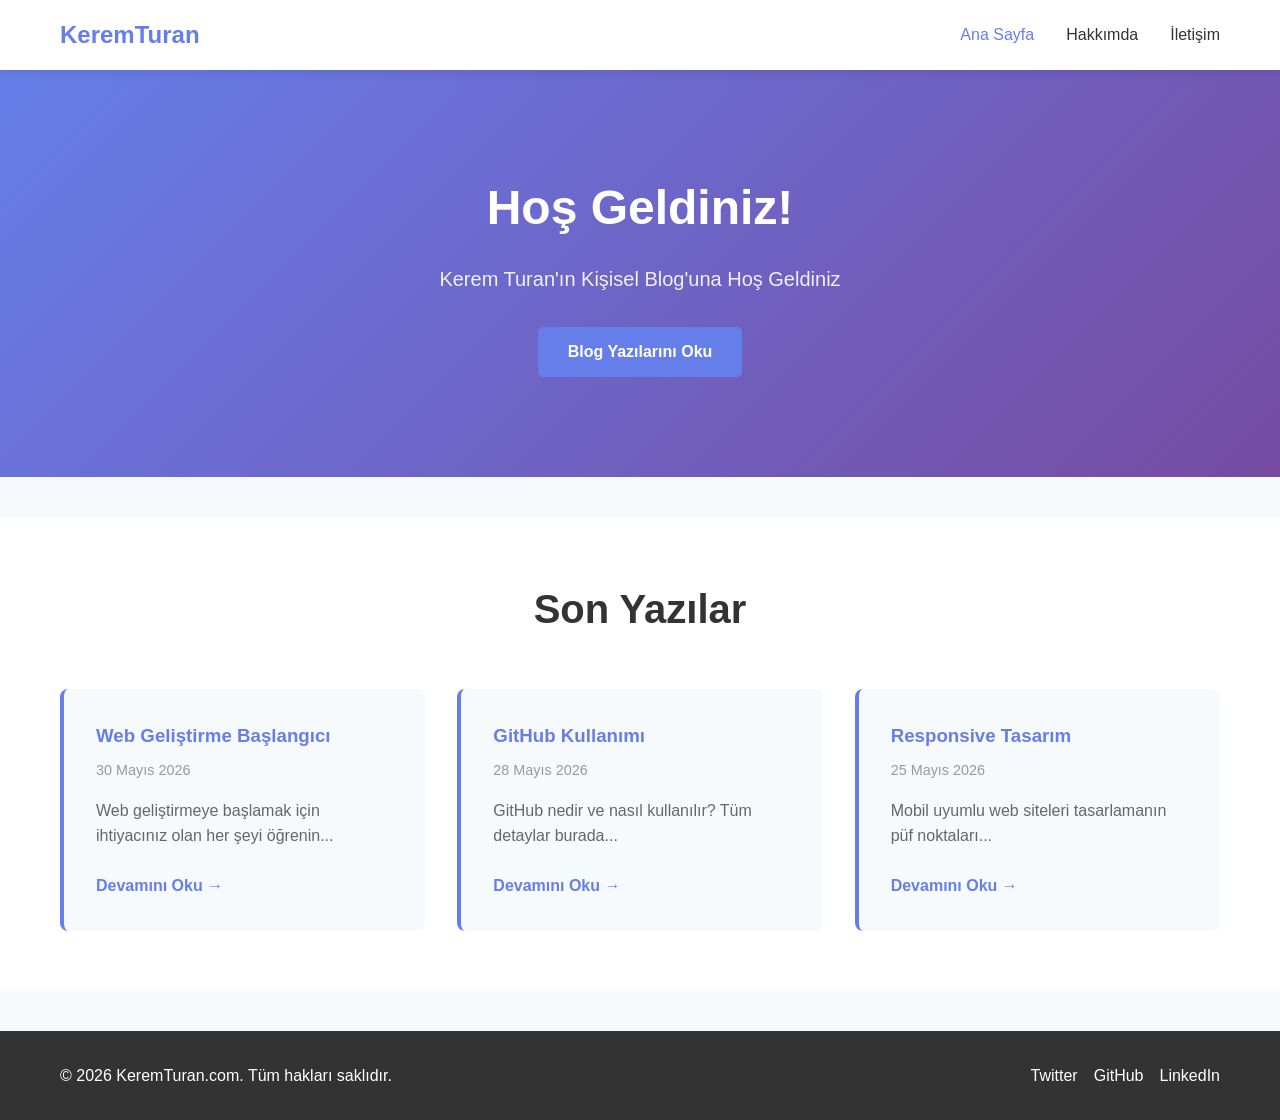
<file: index.html>
<!DOCTYPE html>
<html lang="tr">
<head>
    <meta charset="UTF-8">
    <meta name="viewport" content="width=device-width, initial-scale=1.0">
    <title>KeremTuran.com - Kişisel Blog</title>
    <link rel="stylesheet" href="style.css">
</head>
<body>
    <nav class="navbar">
        <div class="container">
            <div class="logo">KeremTuran</div>
            <ul class="nav-links">
                <li><a href="index.html" class="active">Ana Sayfa</a></li>
                <li><a href="about.html">Hakkımda</a></li>
                <li><a href="contact.html">İletişim</a></li>
            </ul>
        </div>
    </nav>

    <header class="hero">
        <div class="container">
            <h1>Hoş Geldiniz!</h1>
            <p>Kerem Turan'ın Kişisel Blog'una Hoş Geldiniz</p>
            <a href="#blog" class="btn">Blog Yazılarını Oku</a>
        </div>
    </header>

    <section id="blog" class="blog-section">
        <div class="container">
            <h2>Son Yazılar</h2>
            <div class="blog-grid">
                <article class="blog-card">
                    <h3>Web Geliştirme Başlangıcı</h3>
                    <p class="date">30 Mayıs 2026</p>
                    <p>Web geliştirmeye başlamak için ihtiyacınız olan her şeyi öğrenin...</p>
                    <a href="#" class="read-more">Devamını Oku →</a>
                </article>
                <article class="blog-card">
                    <h3>GitHub Kullanımı</h3>
                    <p class="date">28 Mayıs 2026</p>
                    <p>GitHub nedir ve nasıl kullanılır? Tüm detaylar burada...</p>
                    <a href="#" class="read-more">Devamını Oku →</a>
                </article>
                <article class="blog-card">
                    <h3>Responsive Tasarım</h3>
                    <p class="date">25 Mayıs 2026</p>
                    <p>Mobil uyumlu web siteleri tasarlamanın püf noktaları...</p>
                    <a href="#" class="read-more">Devamını Oku →</a>
                </article>
            </div>
        </div>
    </section>

    <footer class="footer">
        <div class="container">
            <p>&copy; 2026 KeremTuran.com. Tüm hakları saklıdır.</p>
            <div class="social-links">
                <a href="#">Twitter</a>
                <a href="#">GitHub</a>
                <a href="#">LinkedIn</a>
            </div>
        </div>
    </footer>

    <script src="script.js"></script>
</body>
</html>
</file>
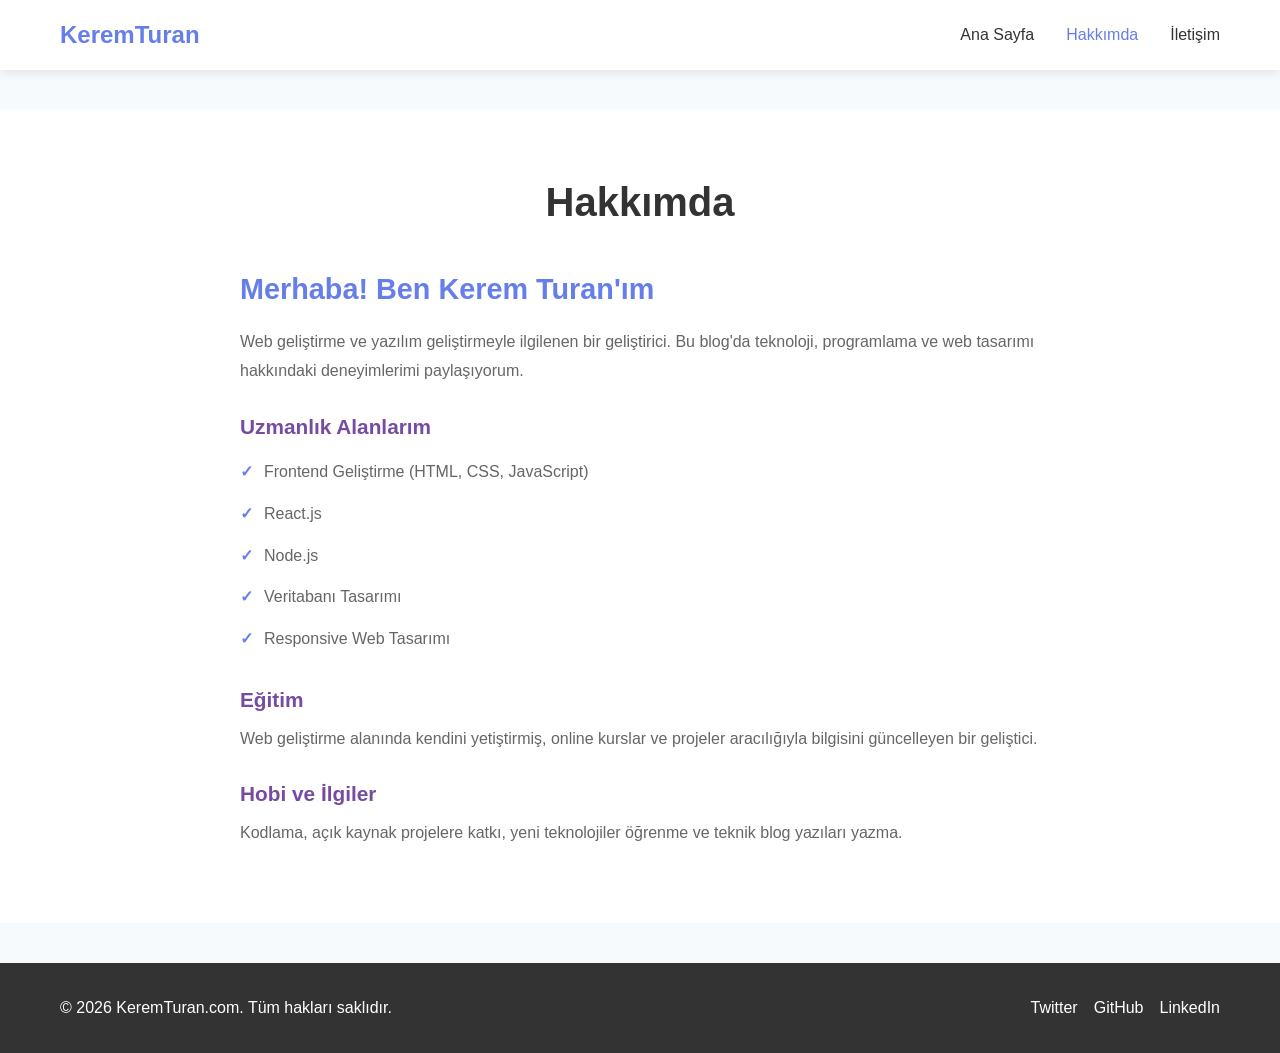
<file: about.html>
<!DOCTYPE html>
<html lang="tr">
<head>
    <meta charset="UTF-8">
    <meta name="viewport" content="width=device-width, initial-scale=1.0">
    <title>Hakkımda - KeremTuran.com</title>
    <link rel="stylesheet" href="style.css">
</head>
<body>
    <nav class="navbar">
        <div class="container">
            <div class="logo">KeremTuran</div>
            <ul class="nav-links">
                <li><a href="index.html">Ana Sayfa</a></li>
                <li><a href="about.html" class="active">Hakkımda</a></li>
                <li><a href="contact.html">İletişim</a></li>
            </ul>
        </div>
    </nav>

    <section class="about-section">
        <div class="container">
            <h1>Hakkımda</h1>
            
            <div class="about-content">
                <div class="about-text">
                    <h2>Merhaba! Ben Kerem Turan'ım</h2>
                    <p>Web geliştirme ve yazılım geliştirmeyle ilgilenen bir geliştirici. Bu blog'da teknoloji, programlama ve web tasarımı hakkındaki deneyimlerimi paylaşıyorum.</p>
                    
                    <h3>Uzmanlık Alanlarım</h3>
                    <ul class="skills-list">
                        <li>Frontend Geliştirme (HTML, CSS, JavaScript)</li>
                        <li>React.js</li>
                        <li>Node.js</li>
                        <li>Veritabanı Tasarımı</li>
                        <li>Responsive Web Tasarımı</li>
                    </ul>

                    <h3>Eğitim</h3>
                    <p>Web geliştirme alanında kendini yetiştirmiş, online kurslar ve projeler aracılığıyla bilgisini güncelleyen bir geliştici.</p>

                    <h3>Hobi ve İlgiler</h3>
                    <p>Kodlama, açık kaynak projelere katkı, yeni teknolojiler öğrenme ve teknik blog yazıları yazma.</p>
                </div>
            </div>
        </div>
    </section>

    <footer class="footer">
        <div class="container">
            <p>&copy; 2026 KeremTuran.com. Tüm hakları saklıdır.</p>
            <div class="social-links">
                <a href="#">Twitter</a>
                <a href="#">GitHub</a>
                <a href="#">LinkedIn</a>
            </div>
        </div>
    </footer>

    <script src="script.js"></script>
</body>
</html>
</file>
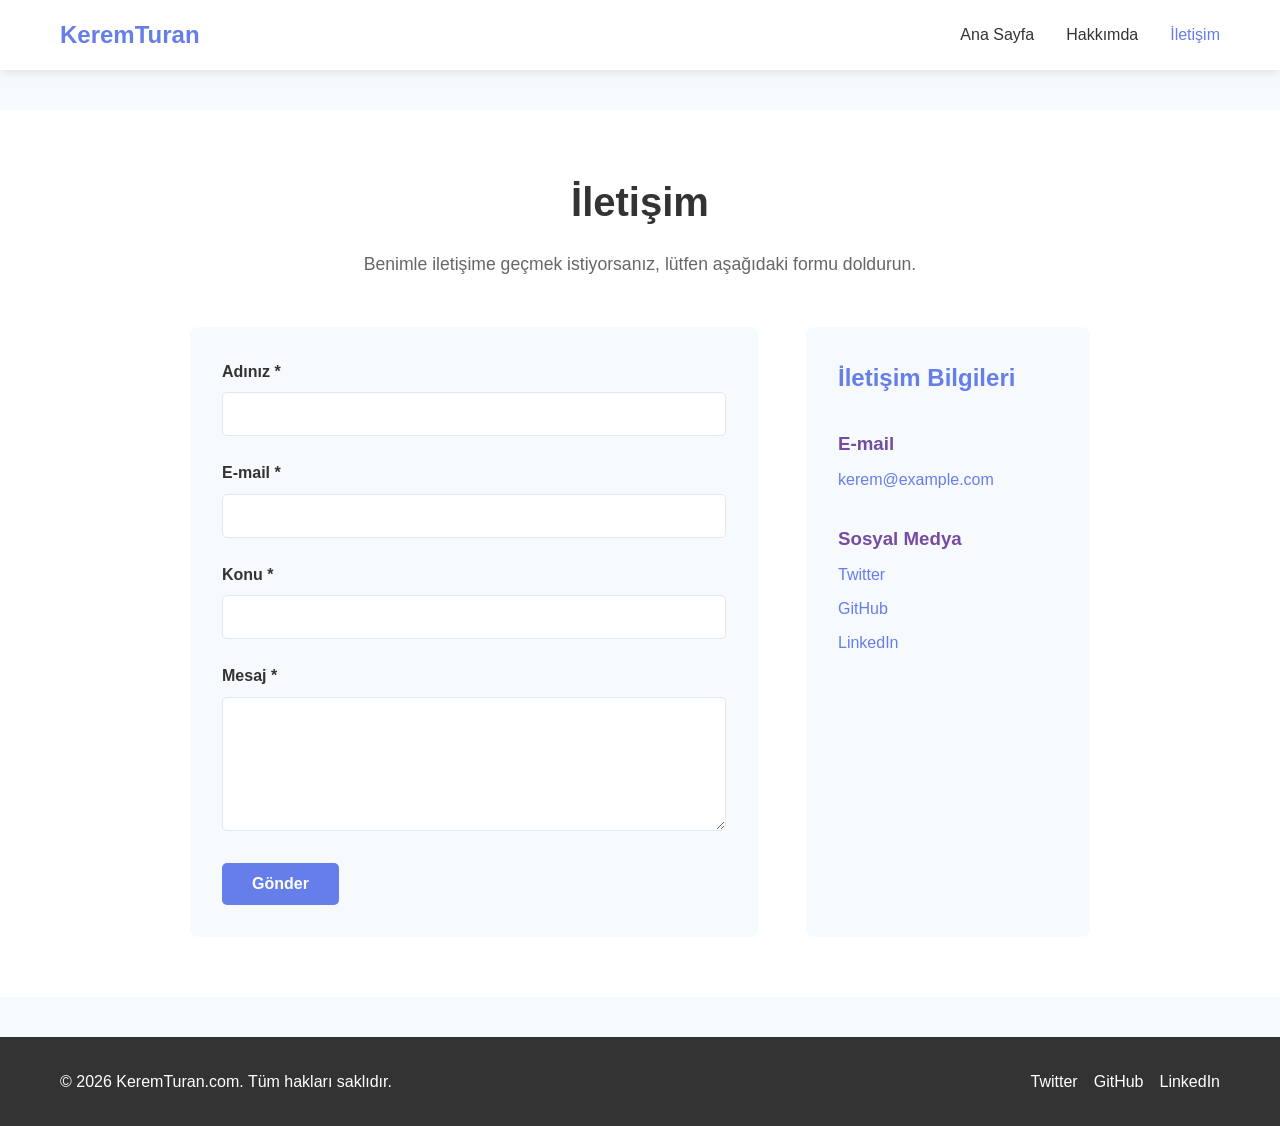
<file: contact.html>
<!DOCTYPE html>
<html lang="tr">
<head>
    <meta charset="UTF-8">
    <meta name="viewport" content="width=device-width, initial-scale=1.0">
    <title>İletişim - KeremTuran.com</title>
    <link rel="stylesheet" href="style.css">
</head>
<body>
    <nav class="navbar">
        <div class="container">
            <div class="logo">KeremTuran</div>
            <ul class="nav-links">
                <li><a href="index.html">Ana Sayfa</a></li>
                <li><a href="about.html">Hakkımda</a></li>
                <li><a href="contact.html" class="active">İletişim</a></li>
            </ul>
        </div>
    </nav>

    <section class="contact-section">
        <div class="container">
            <h1>İletişim</h1>
            <p class="contact-intro">Benimle iletişime geçmek istiyorsanız, lütfen aşağıdaki formu doldurun.</p>

            <div class="contact-wrapper">
                <form class="contact-form" id="contactForm">
                    <div class="form-group">
                        <label for="name">Adınız *</label>
                        <input type="text" id="name" name="name" required>
                    </div>

                    <div class="form-group">
                        <label for="email">E-mail *</label>
                        <input type="email" id="email" name="email" required>
                    </div>

                    <div class="form-group">
                        <label for="subject">Konu *</label>
                        <input type="text" id="subject" name="subject" required>
                    </div>

                    <div class="form-group">
                        <label for="message">Mesaj *</label>
                        <textarea id="message" name="message" rows="6" required></textarea>
                    </div>

                    <button type="submit" class="btn">Gönder</button>
                </form>

                <div class="contact-info">
                    <h2>İletişim Bilgileri</h2>
                    <div class="info-item">
                        <h3>E-mail</h3>
                        <p><a href="mailto:kerem@example.com">kerem@example.com</a></p>
                    </div>
                    <div class="info-item">
                        <h3>Sosyal Medya</h3>
                        <ul class="social-list">
                            <li><a href="#">Twitter</a></li>
                            <li><a href="#">GitHub</a></li>
                            <li><a href="#">LinkedIn</a></li>
                        </ul>
                    </div>
                </div>
            </div>
        </div>
    </section>

    <footer class="footer">
        <div class="container">
            <p>&copy; 2026 KeremTuran.com. Tüm hakları saklıdır.</p>
            <div class="social-links">
                <a href="#">Twitter</a>
                <a href="#">GitHub</a>
                <a href="#">LinkedIn</a>
            </div>
        </div>
    </footer>

    <script src="script.js"></script>
</body>
</html>
</file>
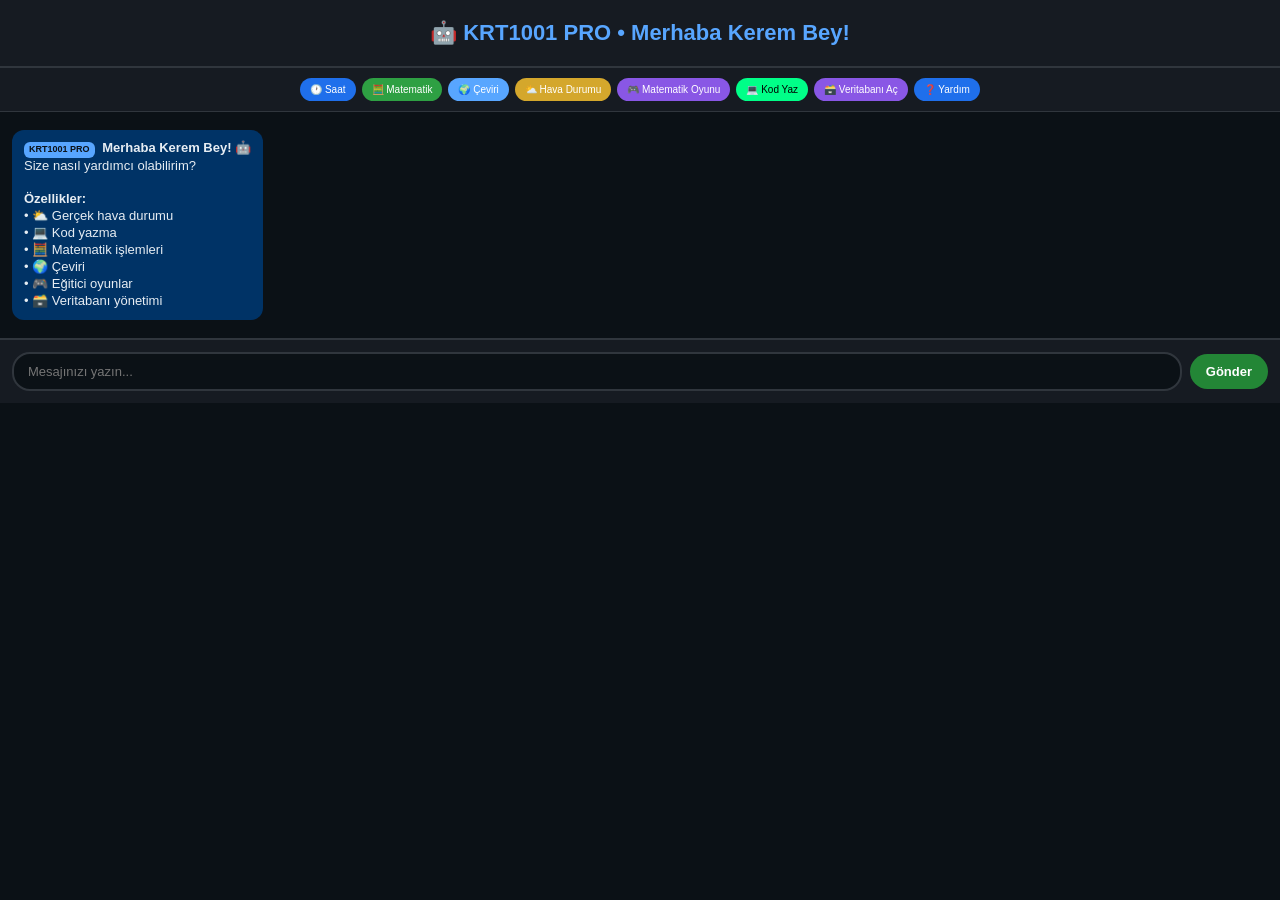
<file: krt1001-pro-max.html>
<!DOCTYPE html>
<html lang="tr">
<head>
    <meta charset="UTF-8">
    <meta name="viewport" content="width=device-width, initial-scale=1.0">
    <title>KRT1001 PRO • Akıllı Asistan</title>
    <style>
        :root {
            --primary-bg: #0b1116;
            --secondary-bg: #161b22;
            --accent-color: #58a6ff;
            --text-color: #e6edf3;
            --success-color: #238636;
            --error-color: #da3633;
            --db-color: #8957e5;
        }

        * {
            margin: 0;
            padding: 0;
            box-sizing: border-box;
        }

        body {
            background: var(--primary-bg);
            color: var(--text-color);
            font-family: -apple-system, BlinkMacSystemFont, 'Segoe UI', Arial, sans-serif;
            height: 100vh;
            display: flex;
            flex-direction: column;
        }

        /* MODAL STİLLERİ */
        .modal {
            display: none;
            position: fixed;
            top: 0;
            left: 0;
            width: 100%;
            height: 100%;
            background: rgba(0, 0, 0, 0.8);
            z-index: 1000;
            justify-content: center;
            align-items: center;
        }

        .modal-content {
            background: var(--secondary-bg);
            padding: 30px;
            border-radius: 20px;
            border: 1px solid #30363d;
            width: 90%;
            max-width: 500px;
            max-height: 80vh;
            overflow-y: auto;
        }

        .modal-header {
            display: flex;
            justify-content: space-between;
            align-items: center;
            margin-bottom: 20px;
            padding-bottom: 15px;
            border-bottom: 1px solid #30363d;
        }

        .modal-title {
            font-size: 20px;
            font-weight: bold;
            color: var(--accent-color);
        }

        .close-btn {
            background: none;
            border: none;
            color: #8b949e;
            font-size: 24px;
            cursor: pointer;
            padding: 5px;
        }

        .close-btn:hover {
            color: var(--error-color);
        }

        /* VERİTABANI TABLOSU */
        .db-table {
            width: 100%;
            border-collapse: collapse;
            margin: 15px 0;
            font-size: 12px;
        }

        .db-table th {
            background: var(--primary-bg);
            padding: 10px;
            text-align: left;
            border-bottom: 2px solid #30363d;
            color: var(--accent-color);
        }

        .db-table td {
            padding: 8px 10px;
            border-bottom: 1px solid #30363d;
        }

        .db-table tr:hover {
            background: rgba(255, 255, 255, 0.05);
        }

        .db-section {
            margin-bottom: 25px;
            padding: 15px;
            background: rgba(255, 255, 255, 0.03);
            border-radius: 10px;
        }

        .db-section-title {
            font-size: 16px;
            font-weight: bold;
            color: var(--accent-color);
            margin-bottom: 10px;
            display: flex;
            align-items: center;
            gap: 8px;
        }

        .empty-data {
            color: #8b949e;
            font-style: italic;
            padding: 20px;
            text-align: center;
            background: rgba(255, 255, 255, 0.02);
            border-radius: 8px;
        }

        /* ŞİFRE GİRİŞ MODALI */
        .password-input {
            width: 100%;
            padding: 12px 16px;
            background: var(--primary-bg);
            border: 1px solid #30363d;
            border-radius: 12px;
            color: var(--text-color);
            font-size: 14px;
            outline: none;
            margin: 15px 0;
            font-family: monospace;
            letter-spacing: 2px;
        }

        .password-input:focus {
            border-color: var(--accent-color);
        }

        .password-btn {
            width: 100%;
            padding: 14px;
            background: var(--success-color);
            color: white;
            border: none;
            border-radius: 12px;
            font-size: 16px;
            font-weight: bold;
            cursor: pointer;
            transition: all 0.3s;
        }

        .password-btn:hover {
            background: #2ea043;
            transform: translateY(-2px);
        }

        .password-error {
            color: var(--error-color);
            margin-top: 10px;
            font-size: 14px;
            display: none;
        }

        /* ANA UYGULAMA STİLLERİ */
        .header {
            background: var(--secondary-bg);
            padding: 20px;
            text-align: center;
            font-size: 22px;
            font-weight: bold;
            color: var(--accent-color);
            border-bottom: 2px solid #30363d;
        }

        .quick-actions {
            display: flex;
            gap: 6px;
            padding: 10px 12px;
            background: var(--secondary-bg);
            border-bottom: 1px solid #30363d;
            flex-wrap: wrap;
            justify-content: center;
        }

        .quick-btn {
            background: #1f6feb;
            color: white;
            border: none;
            padding: 6px 10px;
            border-radius: 12px;
            font-size: 10px;
            cursor: pointer;
            transition: all 0.3s;
        }

        .quick-btn:hover {
            background: #58a6ff;
            transform: translateY(-1px);
        }

        .weather-btn { background: #d4a72c; }
        .code-btn { background: #00ff88; color: #000; }
        .math-btn { background: #2ea043; }
        .translate-btn { background: #58a6ff; }
        .game-btn { background: #8957e5; }
        .db-btn { background: var(--db-color); }

        .chat-container {
            flex: 1;
            overflow-y: auto;
            padding: 12px;
            display: flex;
            flex-direction: column;
        }

        .message {
            max-width: 92%;
            padding: 10px 12px;
            margin: 6px 0;
            border-radius: 12px;
            line-height: 1.3;
            animation: fadeIn 0.3s ease-in;
            font-size: 13px;
        }

        @keyframes fadeIn {
            from { opacity: 0; transform: translateY(8px); }
            to { opacity: 1; transform: translateY(0); }
        }

        .user-message {
            background: #21262d;
            align-self: flex-end;
        }

        .bot-message {
            background: #003366;
            align-self: flex-start;
        }

        .typing-indicator {
            color: #8b949e;
            font-style: italic;
            padding: 10px 12px;
            align-self: flex-start;
            display: none;
            font-size: 12px;
        }

        .input-area {
            background: var(--secondary-bg);
            padding: 12px;
            border-top: 2px solid #30363d;
            display: flex;
            gap: 8px;
            align-items: center;
        }

        #messageInput {
            flex: 1;
            padding: 10px 14px;
            border-radius: 18px;
            border: 2px solid #30363d;
            background: var(--primary-bg);
            color: var(--text-color);
            font-size: 13px;
            outline: none;
        }

        #sendButton {
            background: var(--success-color);
            color: white;
            border: none;
            border-radius: 18px;
            padding: 10px 16px;
            font-weight: bold;
            cursor: pointer;
            min-width: 70px;
            font-size: 13px;
        }

        .feature-badge {
            display: inline-block;
            background: var(--accent-color);
            color: var(--primary-bg);
            padding: 2px 5px;
            border-radius: 6px;
            font-size: 9px;
            font-weight: bold;
            margin-right: 4px;
        }

        .weather-info {
            display: grid;
            grid-template-columns: repeat(2, 1fr);
            gap: 8px;
            margin-top: 10px;
        }

        .weather-item {
            background: rgba(255,255,255,0.1);
            padding: 8px;
            border-radius: 8px;
            text-align: center;
        }

        code {
            background: #1a1a1a;
            padding: 10px;
            border-radius: 8px;
            display: block;
            overflow-x: auto;
            margin: 10px 0;
            font-family: 'Courier New', monospace;
            font-size: 12px;
            color: #00ff88;
        }

        @media (max-width: 768px) {
            .message { max-width: 96%; }
            .header { font-size: 18px; padding: 15px; }
            .quick-btn { font-size: 9px; padding: 5px 8px; }
            .modal-content { padding: 20px; }
        }
    </style>
</head>
<body>
    <!-- ANA UYGULAMA -->
    <div id="mainApp">
        <div class="header">
            🤖 KRT1001 PRO • Merhaba Kerem Bey!
        </div>

        <div class="quick-actions">
            <button class="quick-btn" onclick="showTime()">🕐 Saat</button>
            <button class="quick-btn math-btn" onclick="calculate()">🧮 Matematik</button>
            <button class="quick-btn translate-btn" onclick="translate()">🌍 Çeviri</button>
            <button class="quick-btn weather-btn" onclick="askWeather()">⛅ Hava Durumu</button>
            <button class="quick-btn game-btn" onclick="mathGame()">🎮 Matematik Oyunu</button>
            <button class="quick-btn code-btn" onclick="askCode()">💻 Kod Yaz</button>
            <button class="quick-btn db-btn" onclick="openDatabase()">🗃️ Veritabanı Aç</button>
            <button class="quick-btn" onclick="showHelp()">❓ Yardım</button>
        </div>

        <div class="chat-container" id="chatContainer">
            <div class="bot-message message">
                <span class="feature-badge">KRT1001 PRO</span>
                <strong>Merhaba Kerem Bey! 🤖</strong><br>
                Size nasıl yardımcı olabilirim?<br><br>
                <strong>Özellikler:</strong><br>
                • ⛅ Gerçek hava durumu<br>
                • 💻 Kod yazma<br>
                • 🧮 Matematik işlemleri<br>
                • 🌍 Çeviri<br>
                • 🎮 Eğitici oyunlar<br>
                • 🗃️ Veritabanı yönetimi
            </div>
        </div>

        <div class="typing-indicator" id="typingIndicator">
            KRT1001 düşünüyor...
        </div>

        <div class="input-area">
            <input type="text" id="messageInput" placeholder="Mesajınızı yazın..." autocomplete="off">
            <button id="sendButton" onclick="processMessage()">Gönder</button>
        </div>
    </div>

    <!-- ŞİFRE GİRİŞ MODALI -->
    <div id="passwordModal" class="modal">
        <div class="modal-content">
            <div class="modal-header">
                <div class="modal-title">🔐 Veritabanı Şifresi Gerekli</div>
                <button class="close-btn" onclick="closePasswordModal()">×</button>
            </div>
            
            <p>Veritabanını görüntülemek için şifre girin:</p>
            
            <input type="password" 
                   id="dbPassword" 
                   class="password-input" 
                   placeholder="Şifreyi girin..." 
                   autocomplete="off">
            
            <button class="password-btn" onclick="checkDatabasePassword()">🔓 Veritabanını Aç</button>
            
            <div id="passwordError" class="password-error">
                ❌ Hatalı şifre! Lütfen tekrar deneyin.
            </div>
            
            <div style="margin-top: 20px; font-size: 12px; color: #8b949e;">
                💡 <strong>Veritabanı İçeriği:</strong><br>
                • Tüm mesaj geçmişiniz<br>
                • Hava durumu sorgularınız<br>
                • Yazdığınız kodlar<br>
                • İstatistikleriniz
            </div>
        </div>
    </div>

    <!-- VERİTABANI GÖRÜNTÜLEME MODALI -->
    <div id="databaseModal" class="modal">
        <div class="modal-content">
            <div class="modal-header">
                <div class="modal-title">🗃️ KRT1001 Veritabanı</div>
                <button class="close-btn" onclick="closeDatabaseModal()">×</button>
            </div>
            
            <div id="databaseContent">
                <!-- Veritabanı içeriği buraya yüklenecek -->
            </div>
        </div>
    </div>

    <script>
        // ==================== VERİTABANI SİSTEMİ ====================
        class Database {
            constructor() {
                this.dbName = 'krt1001_pro_max_db';
                this.init();
            }
            
            init() {
                if (!localStorage.getItem(this.dbName)) {
                    const initialData = {
                        users: {
                            'kerem_bey': {
                                name: 'Kerem Bey',
                                createdAt: new Date().toISOString(),
                                lastLogin: new Date().toISOString(),
                                messageCount: 0
                            }
                        },
                        messages: [],
                        weatherQueries: [],
                        codeHistory: [],
                        mathGames: [],
                        translations: [],
                        statistics: {
                            totalMessages: 0,
                            weatherQueries: 0,
                            codeRequests: 0,
                            mathProblems: 0,
                            gamesPlayed: 0
                        },
                        settings: {
                            lastUpdated: new Date().toISOString(),
                            version: '2.0'
                        }
                    };
                    localStorage.setItem(this.dbName, JSON.stringify(initialData));
                }
            }
            
            getDb() {
                return JSON.parse(localStorage.getItem(this.dbName));
            }
            
            saveDb(data) {
                localStorage.setItem(this.dbName, JSON.stringify(data));
            }
            
            // MESAJ KAYDETME
            saveMessage(text, sender) {
                const db = this.getDb();
                const message = {
                    id: Date.now(),
                    text: text,
                    sender: sender,
                    timestamp: new Date().toISOString(),
                    time: new Date().toLocaleTimeString('tr-TR'),
                    date: new Date().toLocaleDateString('tr-TR')
                };
                
                db.messages.push(message);
                db.statistics.totalMessages++;
                db.users.kerem_bey.messageCount++;
                db.users.kerem_bey.lastLogin = new Date().toISOString();
                db.settings.lastUpdated = new Date().toISOString();
                
                this.saveDb(db);
                return message;
            }
            
            getMessages() {
                const db = this.getDb();
                return db.messages.slice(-50); // Son 50 mesaj
            }
            
            getAllMessages() {
                const db = this.getDb();
                return db.messages;
            }
            
            // HAVA DURUMU KAYDI
            saveWeatherQuery(city, data) {
                const db = this.getDb();
                const query = {
                    id: Date.now(),
                    city: city,
                    temperature: data.main?.temp || null,
                    description: data.weather?.[0]?.description || null,
                    timestamp: new Date().toISOString(),
                    date: new Date().toLocaleDateString('tr-TR')
                };
                
                db.weatherQueries.push(query);
                db.statistics.weatherQueries++;
                this.saveDb(db);
            }
            
            getWeatherQueries() {
                const db = this.getDb();
                return db.weatherQueries.slice(-20); // Son 20 sorgu
            }
            
            // KOD GEÇMİŞİ
            saveCodeRequest(language, code) {
                const db = this.getDb();
                const codeReq = {
                    id: Date.now(),
                    language: language,
                    codePreview: code.substring(0, 100) + '...',
                    fullCode: code,
                    timestamp: new Date().toISOString()
                };
                
                db.codeHistory.push(codeReq);
                db.statistics.codeRequests++;
                this.saveDb(db);
            }
            
            getCodeHistory() {
                const db = this.getDb();
                return db.codeHistory.slice(-10); // Son 10 kod
            }
            
            // MATEMATİK OYUNU KAYDI
            saveMathGame(problem, userAnswer, correctAnswer) {
                const db = this.getDb();
                const game = {
                    id: Date.now(),
                    problem: problem,
                    userAnswer: userAnswer,
                    correctAnswer: correctAnswer,
                    isCorrect: userAnswer === correctAnswer,
                    timestamp: new Date().toISOString()
                };
                
                db.mathGames.push(game);
                db.statistics.gamesPlayed++;
                this.saveDb(db);
            }
            
            getMathGames() {
                const db = this.getDb();
                return db.mathGames.slice(-10); // Son 10 oyun
            }
            
            // ÇEVİRİ KAYDI
            saveTranslation(original, translated, language) {
                const db = this.getDb();
                const translation = {
                    id: Date.now(),
                    original: original,
                    translated: translated,
                    language: language,
                    timestamp: new Date().toISOString()
                };
                
                db.translations.push(translation);
                this.saveDb(db);
            }
            
            getTranslations() {
                const db = this.getDb();
                return db.translations.slice(-10); // Son 10 çeviri
            }
            
            // İSTATİSTİKLER
            getStatistics() {
                const db = this.getDb();
                return db.statistics;
            }
            
            getUserInfo() {
                const db = this.getDb();
                return db.users.kerem_bey;
            }
            
            // VERİTABANINI SIFIRLA
            resetDatabase() {
                if (confirm('Tüm veritabanını sıfırlamak istediğinize emin misiniz?\nBu işlem geri alınamaz!')) {
                    localStorage.removeItem(this.dbName);
                    this.init();
                    alert('✅ Veritabanı sıfırlandı!');
                    closeDatabaseModal();
                }
            }
            
            // VERİTABANINI YEDEKLE (İNDİR)
            backupDatabase() {
                const db = this.getDb();
                const dataStr = JSON.stringify(db, null, 2);
                const dataUri = 'data:application/json;charset=utf-8,'+ encodeURIComponent(dataStr);
                
                const exportFileDefaultName = `krt1001_backup_${new Date().toISOString().split('T')[0]}.json`;
                
                const linkElement = document.createElement('a');
                linkElement.setAttribute('href', dataUri);
                linkElement.setAttribute('download', exportFileDefaultName);
                linkElement.click();
                
                alert('✅ Veritabanı yedeklendi!');
            }
            
            // VERİTABANINI GERİ YÜKLE
            restoreDatabase(file) {
                const reader = new FileReader();
                reader.onload = function(e) {
                    try {
                        const data = JSON.parse(e.target.result);
                        localStorage.setItem('krt1001_pro_max_db', JSON.stringify(data));
                        alert('✅ Veritabanı geri yüklendi!');
                        closeDatabaseModal();
                    } catch (error) {
                        alert('❌ Geçersiz veritabanı dosyası!');
                    }
                };
                reader.readAsText(file);
            }
        }

        // Veritabanı örneği
        const database = new Database();

        // ==================== MODAL İŞLEMLERİ ====================
        function openDatabase() {
            document.getElementById('passwordModal').style.display = 'flex';
            document.getElementById('dbPassword').focus();
        }

        function closePasswordModal() {
            document.getElementById('passwordModal').style.display = 'none';
            document.getElementById('dbPassword').value = '';
            document.getElementById('passwordError').style.display = 'none';
        }

        function closeDatabaseModal() {
            document.getElementById('databaseModal').style.display = 'none';
        }

        // ŞİFRE KONTROLÜ
        function checkDatabasePassword() {
            const password = document.getElementById('dbPassword').value;
            const errorElement = document.getElementById('passwordError');
            
            // DOĞRU ŞİFRE: 1840
            if (password === '1840') {
                errorElement.style.display = 'none';
                closePasswordModal();
                showDatabaseContent();
            } else {
                errorElement.style.display = 'block';
                document.getElementById('dbPassword').value = '';
                document.getElementById('dbPassword').focus();
            }
        }

        // VERİTABANI İÇERİĞİNİ GÖSTER
        function showDatabaseContent() {
            const dbContent = document.getElementById('databaseContent');
            
            let html = `
                <div style="margin-bottom: 20px; display: flex; gap: 10px;">
                    <button onclick="refreshDatabase()" style="padding: 8px 15px; background: #1f6feb; color: white; border: none; border-radius: 8px; cursor: pointer;">
                        🔄 Yenile
                    </button>
                    <button onclick="database.backupDatabase()" style="padding: 8px 15px; background: #00d4aa; color: black; border: none; border-radius: 8px; cursor: pointer;">
                        💾 Yedekle
                    </button>
                    <button onclick="database.resetDatabase()" style="padding: 8px 15px; background: #da3633; color: white; border: none; border-radius: 8px; cursor: pointer;">
                        🗑️ Veritabanını Sıfırla
                    </button>
                </div>
                
                <div style="margin-bottom: 15px; font-size: 12px; color: #8b949e;">
                    📊 Toplam kayıt sayısı: ${database.getAllMessages().length} mesaj
                </div>
            `;
            
            // 1. KULLANICI BİLGİLERİ
            const userInfo = database.getUserInfo();
            html += `
                <div class="db-section">
                    <div class="db-section-title">👤 Kullanıcı Bilgileri</div>
                    <table class="db-table">
                        <tr><td style="width: 150px;">Ad Soyad</td><td>${userInfo.name}</td></tr>
                        <tr><td>Son Giriş</td><td>${new Date(userInfo.lastLogin).toLocaleString('tr-TR')}</td></tr>
                        <tr><td>Toplam Mesaj</td><td>${userInfo.messageCount}</td></tr>
                        <tr><td>Kayıt Tarihi</td><td>${new Date(userInfo.createdAt).toLocaleDateString('tr-TR')}</td></tr>
                    </table>
                </div>
            `;
            
            // 2. İSTATİSTİKLER
            const stats = database.getStatistics();
            html += `
                <div class="db-section">
                    <div class="db-section-title">📊 İstatistikler</div>
                    <table class="db-table">
                        <tr><td>Toplam Mesaj</td><td>${stats.totalMessages}</td></tr>
                        <tr><td>Hava Durumu Sorgusu</td><td>${stats.weatherQueries}</td></tr>
                        <tr><td>Kod Yazma İsteği</td><td>${stats.codeRequests}</td></tr>
                        <tr><td>Matematik Problemi</td><td>${stats.mathProblems}</td></tr>
                        <tr><td>Oyun Oynanma</td><td>${stats.gamesPlayed}</td></tr>
                    </table>
                </div>
            `;
            
            // 3. MESAJ GEÇMİŞİ
            const messages = database.getMessages();
            html += `
                <div class="db-section">
                    <div class="db-section-title">💬 Son Mesajlar (${messages.length})</div>
            `;
            
            if (messages.length > 0) {
                html += `
                    <table class="db-table">
                        <thead>
                            <tr>
                                <th>Tarih/Saat</th>
                                <th>Gönderen</th>
                                <th>Mesaj</th>
                            </tr>
                        </thead>
                        <tbody>
                `;
                
                // Mesajları ters sırada göster (en yeni en üstte)
                messages.reverse().forEach(msg => {
                    const shortText = msg.text.length > 50 ? msg.text.substring(0, 50) + '...' : msg.text;
                    html += `
                        <tr>
                            <td>${msg.time}</td>
                            <td>${msg.sender === 'user' ? '👤 Siz' : '🤖 KRT1001'}</td>
                            <td title="${msg.text.replace(/"/g, '&quot;')}">${shortText}</td>
                        </tr>
                    `;
                });
                
                html += `</tbody></table>`;
            } else {
                html += `<div class="empty-data">Henüz mesaj bulunmuyor</div>`;
            }
            
            html += `</div>`;
            
            // 4. HAVA DURUMU SORGULARI
            const weatherQueries = database.getWeatherQueries();
            html += `
                <div class="db-section">
                    <div class="db-section-title">⛅ Hava Durumu Sorguları</div>
            `;
            
            if (weatherQueries.length > 0) {
                html += `
                    <table class="db-table">
                        <thead>
                            <tr>
                                <th>Tarih</th>
                                <th>Şehir</th>
                                <th>Sıcaklık</th>
                                <th>Durum</th>
                            </tr>
                        </thead>
                        <tbody>
                `;
                
                weatherQueries.reverse().forEach(query => {
                    html += `
                        <tr>
                            <td>${query.date}</td>
                            <td>${query.city}</td>
                            <td>${query.temperature ? query.temperature + '°C' : '-'}</td>
                            <td>${query.description || '-'}</td>
                        </tr>
                    `;
                });
                
                html += `</tbody></table>`;
            } else {
                html += `<div class="empty-data">Henüz hava durumu sorgusu bulunmuyor</div>`;
            }
            
            html += `</div>`;
            
            // 5. KOD GEÇMİŞİ
            const codeHistory = database.getCodeHistory();
            html += `
                <div class="db-section">
                    <div class="db-section-title">💻 Kod Geçmişi</div>
            `;
            
            if (codeHistory.length > 0) {
                html += `
                    <table class="db-table">
                        <thead>
                            <tr>
                                <th>Tarih</th>
                                <th>Dil</th>
                                <th>Kod Önizleme</th>
                            </tr>
                        </thead>
                        <tbody>
                `;
                
                codeHistory.reverse().forEach(code => {
                    html += `
                        <tr>
                            <td>${new Date(code.timestamp).toLocaleDateString('tr-TR')}</td>
                            <td>${code.language}</td>
                            <td title="${code.fullCode.replace(/"/g, '&quot;')}">${code.codePreview}</td>
                        </tr>
                    `;
                });
                
                html += `</tbody></table>`;
            } else {
                html += `<div class="empty-data">Henüz kod kaydı bulunmuyor</div>`;
            }
            
            html += `</div>`;
            
            // 6. MATEMATİK OYUNLARI
            const mathGames = database.getMathGames();
            html += `
                <div class="db-section">
                    <div class="db-section-title">🎮 Matematik Oyunları</div>
            `;
            
            if (mathGames.length > 0) {
                html += `
                    <table class="db-table">
                        <thead>
                            <tr>
                                <th>Problem</th>
                                <th>Sizin Cevabınız</th>
                                <th>Doğru Cevap</th>
                                <th>Durum</th>
                            </tr>
                        </thead>
                        <tbody>
                `;
                
                mathGames.reverse().forEach(game => {
                    html += `
                        <tr>
                            <td>${game.problem}</td>
                            <td>${game.userAnswer}</td>
                            <td>${game.correctAnswer}</td>
                            <td>${game.isCorrect ? '✅ Doğru' : '❌ Yanlış'}</td>
                        </tr>
                    `;
                });
                
                html += `</tbody></table>`;
            } else {
                html += `<div class="empty-data">Henüz oyun kaydı bulunmuyor</div>`;
            }
            
            html += `</div>`;
            
            // VERİTABANINI GERİ YÜKLEME ALANI
            html += `
                <div class="db-section">
                    <div class="db-section-title">🔄 Veritabanını Geri Yükle</div>
                    <input type="file" id="restoreFile" accept=".json" onchange="handleFileUpload(this)" 
                           style="width: 100%; padding: 10px; margin: 10px 0; background: var(--primary-bg); border: 1px solid #30363d; border-radius: 8px; color: var(--text-color);">
                    <div style="font-size: 12px; color: #8b949e; margin-top: 5px;">
                        💡 Daha önce yedeklediğiniz .json dosyasını seçin
                    </div>
                </div>
            `;
            
            dbContent.innerHTML = html;
            document.getElementById('databaseModal').style.display = 'flex';
        }

        function refreshDatabase() {
            showDatabaseContent();
        }

        function handleFileUpload(input) {
            const file = input.files[0];
            if (file) {
                database.restoreDatabase(file);
            }
        }

        // Enter tuşu ile şifre gönderme
        document.getElementById('dbPassword').addEventListener('keypress', function(e) {
            if (e.key === 'Enter') {
                checkDatabasePassword();
            }
        });

        // ==================== ANA UYGULAMA ====================
        const chatContainer = document.getElementById('chatContainer');
        const messageInput = document.getElementById('messageInput');
        const sendButton = document.getElementById('sendButton');
        const typingIndicator = document.getElementById('typingIndicator');
        const WEATHER_API_KEY = 'c96ec7589d5ac3111f9a64c7e427126a';
        
        // Oyun için global değişken
        let currentMathGame = null;

        // 1. MERHABA SİSTEMİ
        function handleGreeting(message) {
            const lowerMessage = message.toLowerCase();
            
            if (lowerMessage.includes('merhaba') || 
                lowerMessage.includes('selam') || 
                lowerMessage.includes('hey') || 
                lowerMessage.includes('hi') ||
                lowerMessage.includes('günaydın') ||
                lowerMessage.includes('iyi günler')) {
                
                const greetings = [
                    "Merhaba Kerem Bey! Size nasıl yardımcı olabilirim? 🤖",
                    "Selamlar Kerem Bey! Bugün sizin için neler yapabilirim? 🌟",
                    "Merhaba Kerem Bey! Hoş geldiniz, buyrun sizi dinliyorum! 🎯",
                    "Günaydın Kerem Bey! Size nasıl yardımcı olabilirim? ☀️",
                    "İyi günler Kerem Bey! Hangi konuda destek olmamı istersiniz? ✨"
                ];
                
                const response = greetings[Math.floor(Math.random() * greetings.length)];
                
                // Mesajı veritabanına kaydet
                database.saveMessage(message, 'user');
                database.saveMessage(response, 'bot');
                
                return {
                    text: response,
                    type: 'bot-message'
                };
            }
            return null;
        }

        // 2. SAAT GÖSTERME
        function showTime() {
            const now = new Date();
            const timeStr = now.toLocaleTimeString('tr-TR');
            const dateStr = now.toLocaleDateString('tr-TR', {
                weekday: 'long',
                year: 'numeric',
                month: 'long',
                day: 'numeric'
            });
            
            const response = `🕐 <strong>Saat:</strong> ${timeStr}<br>📅 <strong>Tarih:</strong> ${dateStr}`;
            addMessage(response, 'bot');
            database.saveMessage("Saat kaç?", 'user');
            database.saveMessage(response, 'bot');
        }

        // 3. MATEMATİK İŞLEMLERİ
        function calculate() {
            addMessage(`🧮 <strong>Matematik İşlemi</strong><br>Hangi işlemi yapmamı istiyorsunuz Kerem Bey?<br><br>Örnekler:<br>• "15 + 28"<br>• "50 * 3"<br>• "100 / 4"<br>• "45 - 18"`, 'bot');
        }

        function handleMath(message) {
            try {
                const mathExpr = message.replace(/[^\d+\-*/().]/g, '');
                if (!mathExpr) throw new Error('Matematik ifadesi bulunamadı');
                
                if (/[a-zA-Z`"'\\]/.test(mathExpr)) {
                    throw new Error('Geçersiz karakter');
                }
                
                const result = eval(mathExpr);
                
                const response = `🧮 <strong>Matematik Sonucu:</strong><br>${mathExpr} = <strong>${result}</strong>`;
                
                database.saveMessage(message, 'user');
                database.saveMessage(response, 'bot');
                
                return {
                    text: response,
                    type: 'bot-message'
                };
                
            } catch (error) {
                const errorResponse = `❌ <strong>Hata!</strong><br>Matematik işlemi anlaşılamadı.<br>Lütfen şu formatta yazın:<br>"15 + 28" veya "50 * 3"`;
                
                database.saveMessage(message, 'user');
                database.saveMessage(errorResponse, 'bot');
                
                return {
                    text: errorResponse,
                    type: 'bot-message'
                };
            }
        }

        // 4. GERÇEK HAVA DURUMU
        function askWeather() {
            addMessage(`⛅ <strong>Hava Durumu</strong><br>Hangi şehrin hava durumunu öğrenmek istiyorsunuz Kerem Bey?<br><br><em>Örnekler:</em><br>• "İstanbul hava durumu"<br>• "Ankara hava durumu"<br>• "İzmir hava durumu"`, 'bot');
        }

        async function getWeather(cityName) {
            try {
                showTyping();
                
                let city = cityName.trim();
                if (city.toLowerCase() === 'istanbul') city = 'Istanbul,TR';
                if (city.toLowerCase() === 'ankara') city = 'Ankara,TR';
                if (city.toLowerCase() === 'izmir') city = 'Izmir,TR';
                
                const response = await fetch(`https://api.openweathermap.org/data/2.5/weather?q=${encodeURIComponent(city)}&appid=${WEATHER_API_KEY}&units=metric&lang=tr`);
                
                if (!response.ok) {
                    throw new Error('Şehir bulunamadı');
                }
                
                const data = await response.json();
                
                // Veritabanına kaydet
                database.saveWeatherQuery(cityName, data);
                
                hideTyping();
                return formatWeatherResponse(data, cityName);
                
            } catch (error) {
                hideTyping();
                
                const errorResponse = {
                    text: `❌ <strong>Hata!</strong><br>"${cityName}" şehri bulunamadı.<br>Lütfen şehir adını kontrol edin.`,
                    type: 'bot-message'
                };
                
                database.saveMessage(`${cityName} hava durumu`, 'user');
                database.saveMessage(errorResponse.text, 'bot');
                
                return errorResponse;
            }
        }

        function formatWeatherResponse(data, originalCityName) {
            const temp = Math.round(data.main.temp);
            const feelsLike = Math.round(data.main.feels_like);
            const humidity = data.main.humidity;
            const windSpeed = Math.round(data.wind.speed * 3.6);
            const description = data.weather[0].description;
            
            const weatherIcons = {
                'Clear': '☀️', 'Clouds': '☁️', 'Rain': '🌧️',
                'Snow': '❄️', 'Thunderstorm': '⛈️', 'Drizzle': '🌦️',
                'Mist': '🌫️', 'Fog': '🌫️'
            };
            
            const icon = weatherIcons[data.weather[0].main] || '🌤️';
            
            const responseText = `
                ⛅ <strong>${data.name} - Hava Durumu</strong><br>
                ${icon} <strong>${temp}°C</strong> (Hissedilen: ${feelsLike}°C)<br>
                ${description}<br><br>
                
                <div class="weather-info">
                    <div class="weather-item">
                        <strong>💧 Nem</strong><br>
                        ${humidity}%
                    </div>
                    <div class="weather-item">
                        <strong>💨 Rüzgar</strong><br>
                        ${windSpeed} km/h
                    </div>
                    <div class="weather-item">
                        <strong>📊 Basınç</strong><br>
                        ${data.main.pressure} hPa
                    </div>
                    <div class="weather-item">
                        <strong>🌡️ Min/Max</strong><br>
                        ${Math.round(data.main.temp_min)}°/${Math.round(data.main.temp_max)}°C
                    </div>
                </div>
                
                <br><em>📍 ${new Date().toLocaleDateString('tr-TR')}</em>`;
            
            database.saveMessage(`${originalCityName} hava durumu`, 'user');
            database.saveMessage(responseText, 'bot');
            
            return {
                text: responseText,
                type: 'bot-message'
            };
        }

        // 5. KOD YAZMA SİSTEMİ
        function askCode() {
            addMessage(`💻 <strong>Kod Yazma</strong><br>Hangi dilde kod yazmamı istiyorsunuz Kerem Bey?<br><br><em>Örnekler:</em><br>• "Python fibonacci kodu"<br>• "JavaScript saat yap"<br>• "HTML/CSS kart tasarımı"`, 'bot');
        }

        function generateCode(message) {
            const lowerMessage = message.toLowerCase();
            
            let code, language, title;
            
            if (lowerMessage.includes('python') && lowerMessage.includes('fibonacci')) {
                language = 'Python';
                title = 'Fibonacci Dizisi';
                code = `# Fibonacci dizisi - Python
def fibonacci(n):
    """İlk n Fibonacci sayısını döndürür"""
    fib = [0, 1]
    for i in range(2, n):
        fib.append(fib[-1] + fib[-2])
    return fib[:n]

# Kullanım
n = 10
print(f"İlk {n} Fibonacci sayısı:")
print(fibonacci(n))`;
                
            } else if (lowerMessage.includes('javascript') && lowerMessage.includes('saat')) {
                language = 'JavaScript';
                title = 'Dijital Saat';
                code = `// Gerçek Zamanlı Saat - JavaScript
function createDigitalClock() {
    const clock = document.createElement('div');
    clock.style.cssText = \`
        font-family: 'Courier New', monospace;
        font-size: 48px;
        color: #00ff88;
        background: #000;
        padding: 20px;
        border-radius: 10px;
        text-align: center;
        margin: 20px;
    \`;
    
    function updateTime() {
        const now = new Date();
        const time = now.toLocaleTimeString('tr-TR');
        clock.textContent = time;
    }
    
    setInterval(updateTime, 1000);
    updateTime();
    
    document.body.appendChild(clock);
}

createDigitalClock();`;
                
            } else if ((lowerMessage.includes('html') || lowerMessage.includes('css')) && lowerMessage.includes('kart')) {
                language = 'HTML/CSS';
                title = 'Profil Kartı';
                code = `<!-- Modern Profil Kartı - HTML/CSS -->
<div class="profile-card">
    <div class="card-content">
        <img src="profile.jpg" alt="Profil" class="profile-img">
        <h2>Kerem Bey</h2>
        <p class="title">Yazılım Geliştirici</p>
        <p class="description">10+ yıllık deneyim</p>
        <div class="skills">
            <span class="skill">JavaScript</span>
            <span class="skill">Python</span>
            <span class="skill">React</span>
        </div>
    </div>
</div>

<style>
.profile-card {
    max-width: 300px;
    background: linear-gradient(135deg, #667eea 0%, #764ba2 100%);
    border-radius: 20px;
    padding: 30px;
    color: white;
    font-family: 'Segoe UI', sans-serif;
    box-shadow: 0 10px 30px rgba(0,0,0,0.2);
}
</style>`;
                
            } else {
                language = 'JavaScript';
                title = 'Örnek Kod';
                code = `// Örnek Kod - JavaScript
console.log("Merhaba Kerem Bey!");

function topla(a, b) {
    return a + b;
}

const sonuc = topla(15, 25);
console.log("Sonuç:", sonuc); // 40`;
            }
            
            // Veritabanına kaydet
            database.saveCodeRequest(language, code);
            
            const responseText = `💻 <strong>${language} - ${title}</strong><br><code>${code}</code>`;
            
            database.saveMessage(message, 'user');
            database.saveMessage(responseText, 'bot');
            
            return {
                text: responseText,
                type: 'bot-message'
            };
        }

        // 6. ÇEVİRİ SİSTEMİ
        function translate() {
            addMessage(`🌍 <strong>Çeviri</strong><br>Hangi çeviriyi yapmamı istiyorsunuz Kerem Bey?<br><br>Örnekler:<br>• "Merhaba ingilizce"<br>• "Thank you türkçe"<br>• "Guten tag ingilizce"`, 'bot');
        }

        function handleTranslation(message) {
            const translations = {
                'merhaba': { en: 'Hello', de: 'Hallo', fr: 'Bonjour', es: 'Hola' },
                'teşekkür ederim': { en: 'Thank you', de: 'Danke', fr: 'Merci', es: 'Gracias' },
                'nasılsın': { en: 'How are you', de: 'Wie geht es dir', fr: 'Comment vas-tu', es: '¿Cómo estás?' },
                'günaydın': { en: 'Good morning', de: 'Guten Morgen', fr: 'Bonjour', es: 'Buenos días' },
                'iyi geceler': { en: 'Good night', de: 'Gute Nacht', fr: 'Bonne nuit', es: 'Buenas noches' },
                'evet': { en: 'Yes', de: 'Ja', fr: 'Oui', es: 'Sí' },
                'hayır': { en: 'No', de: 'Nein', fr: 'Non', es: 'No' },
                'lütfen': { en: 'Please', de: 'Bitte', fr: 'S\'il vous plaît', es: 'Por favor' }
            };
            
            const lowerMessage = message.toLowerCase();
            let response = null;
            
            for (const [trWord, translationsObj] of Object.entries(translations)) {
                if (lowerMessage.includes(trWord)) {
                    if (lowerMessage.includes('ingilizce') || lowerMessage.includes('english')) {
                        response = {
                            text: `🌍 <strong>Çeviri:</strong><br>${trWord} → <strong>${translationsObj.en}</strong> (İngilizce)`,
                            language: 'İngilizce'
                        };
                        break;
                    }
                    if (lowerMessage.includes('almanca') || lowerMessage.includes('german')) {
                        response = {
                            text: `🌍 <strong>Çeviri:</strong><br>${trWord} → <strong>${translationsObj.de}</strong> (Almanca)`,
                            language: 'Almanca'
                        };
                        break;
                    }
                    if (lowerMessage.includes('fransızca') || lowerMessage.includes('french')) {
                        response = {
                            text: `🌍 <strong>Çeviri:</strong><br>${trWord} → <strong>${translationsObj.fr}</strong> (Fransızca)`,
                            language: 'Fransızca'
                        };
                        break;
                    }
                    if (lowerMessage.includes('ispanyolca') || lowerMessage.includes('spanish')) {
                        response = {
                            text: `🌍 <strong>Çeviri:</strong><br>${trWord} → <strong>${translationsObj.es}</strong> (İspanyolca)`,
                            language: 'İspanyolca'
                        };
                        break;
                    }
                }
            }
            
            if (!response) {
                response = {
                    text: `🌍 <strong>Çeviri Yardımı</strong><br>Lütfen şu formatta yazın:<br>"merhaba ingilizce" veya "thank you türkçe"`,
                    language: 'Yardım'
                };
            }
            
            // Veritabanına kaydet
            database.saveTranslation(message, response.text, response.language);
            database.saveMessage(message, 'user');
            database.saveMessage(response.text, 'bot');
            
            return {
                text: response.text,
                type: 'bot-message'
            };
        }

        // 7. MATEMATİK OYUNU
        function mathGame() {
            const num1 = Math.floor(Math.random() * 50) + 1;
            const num2 = Math.floor(Math.random() * 20) + 1;
            const operators = ['+', '-', '*'];
            const operator = operators[Math.floor(Math.random() * operators.length)];
            
            let answer;
            switch(operator) {
                case '+': answer = num1 + num2; break;
                case '-': answer = num1 - num2; break;
                case '*': answer = num1 * num2; break;
            }
            
            currentMathGame = {
                problem: `${num1} ${operator} ${num2}`,
                answer: answer,
                timestamp: Date.now()
            };
            
            addMessage(`🎮 <strong>Matematik Oyunu!</strong><br>${num1} ${operator} ${num2} = ?<br><br>Cevabı yazın Kerem Bey! 🏆`, 'bot');
        }

        function checkMathGameAnswer(message) {
            if (currentMathGame) {
                const userAnswer = parseInt(message);
                if (!isNaN(userAnswer)) {
                    const isCorrect = userAnswer === currentMathGame.answer;
                    
                    // Veritabanına kaydet
                    database.saveMathGame(currentMathGame.problem, userAnswer, currentMathGame.answer);
                    
                    let response;
                    if (isCorrect) {
                        response = {
                            text: `✅ <strong>Doğru Cevap!</strong><br>Tebrikler Kerem Bey! 🎉<br>Matematik becerileriniz harika!`,
                            type: 'bot-message'
                        };
                    } else {
                        response = {
                            text: `❌ <strong>Yanlış Cevap!</strong><br>Doğru cevap: ${currentMathGame.answer}<br>Tekrar deneyin! 💪`,
                            type: 'bot-message'
                        };
                    }
                    
                    currentMathGame = null;
                    
                    database.saveMessage(message, 'user');
                    database.saveMessage(response.text, 'bot');
                    
                    return response;
                }
            }
            return null;
        }

        // 8. YARDIM SİSTEMİ
        function showHelp() {
            const helpText = `
            🚀 <strong>KRT1001 PRO - YARDIM</strong><br><br>
            
            📋 <strong>KOMUT LİSTESİ:</strong><br>
            • Merhaba / Selam<br>
            • Saat kaç?<br>
            • [sayı] + [sayı] (matematik)<br>
            • İstanbul hava durumu<br>
            • Python fibonacci kodu<br>
            • Merhaba ingilizce<br>
            • Matematik oyunu<br><br>
            
            🎯 <strong>HIZLI BUTONLAR:</strong><br>
            🕐 Saat Göster<br>
            🧮 Matematik İşlemi<br>
            🌍 Çeviri Yap<br>
            ⛅ Hava Durumu<br>
            🎮 Matematik Oyunu<br>
            💻 Kod Yaz<br>
            🗃️ Veritabanı Aç<br>
            ❓ Yardım<br><br>
            
            🔐 <strong>VERİTABANI ŞİFRESİ:</strong> 1840<br>
            💾 <strong>VERİTABANI ÖZELLİKLERİ:</strong><br>
            • Tüm mesaj geçmişi<br>
            • İstatistikler<br>
            • Kod geçmişi<br>
            • Hava durumu sorguları<br>
            • Oyun sonuçları<br>
            • Yedekleme/Geri yükleme`;
            
            addMessage(helpText, 'bot');
            database.saveMessage("Yardım", 'user');
            database.saveMessage(helpText, 'bot');
        }

        // 9. MESAJ İŞLEME SİSTEMİ
        function processMessage() {
            const message = messageInput.value.trim();
            if (!message) return;
            
            addMessage(message, 'user');
            messageInput.value = '';
            sendButton.disabled = true;
            
            showTyping();
            
            setTimeout(() => {
                hideTyping();
                
                let response;
                
                // Öncelikle merhaba kontrolü
                const greetingResponse = handleGreeting(message);
                if (greetingResponse) {
                    response = greetingResponse;
                }
                // Matematik oyunu kontrolü
                else if (currentMathGame) {
                    const gameResponse = checkMathGameAnswer(message);
                    if (gameResponse) {
                        response = gameResponse;
                    }
                }
                // Saat sorgusu
                else if (message.toLowerCase().includes('saat')) {
                    showTime();
                    sendButton.disabled = false;
                    return;
                }
                // Matematik işlemi
                else if (/\d+\s*[+\-*/]\s*\d+/.test(message)) {
                    response = handleMath(message);
                }
                // Hava durumu
                else if (message.toLowerCase().includes('hava durumu') || 
                         message.toLowerCase().includes('hava')) {
                    const city = message.toLowerCase()
                        .replace('hava durumu', '')
                        .replace('hava', '')
                        .replace('durumu', '')
                        .trim();
                    
                    if (city) {
                        getWeather(city).then(weatherResponse => {
                            addMessage(weatherResponse.text, 'bot', weatherResponse.type);
                            sendButton.disabled = false;
                            messageInput.focus();
                        });
                        return;
                    } else {
                        response = { 
                            text: '⛅ Hangi şehrin hava durumunu istiyorsunuz Kerem Bey?', 
                            type: 'bot-message' 
                        };
                        database.saveMessage(message, 'user');
                        database.saveMessage(response.text, 'bot');
                    }
                }
                // Kod yazma
                else if (message.toLowerCase().includes('kod') || 
                         message.toLowerCase().includes('python') || 
                         message.toLowerCase().includes('javascript') ||
                         message.toLowerCase().includes('html')) {
                    response = generateCode(message);
                }
                // Çeviri
                else if (message.toLowerCase().includes('ingilizce') || 
                         message.toLowerCase().includes('almanca') || 
                         message.toLowerCase().includes('fransızca') ||
                         message.toLowerCase().includes('ispanyolca') ||
                         message.toLowerCase().includes('çevir')) {
                    response = handleTranslation(message);
                }
                // Varsayılan yanıt
                else {
                    const defaultResponses = [
                        "Anladım Kerem Bey! Size nasıl yardımcı olabilirim? 🤔",
                        "Tabii Kerem Bey! Hangi konuda destek olmamı istersiniz? 🎯",
                        "Anlıyorum! Size özel olarak neler yapabilirim? ✨",
                        "Peki Kerem Bey, sizin için ne yapabilirim? 🌟",
                        "Tamam Kerem Bey! Size nasıl yardımcı olmamı istersiniz? 💡"
                    ];
                    
                    response = {
                        text: defaultResponses[Math.floor(Math.random() * defaultResponses.length)],
                        type: 'bot-message'
                    };
                    
                    database.saveMessage(message, 'user');
                    database.saveMessage(response.text, 'bot');
                }
                
                if (response) {
                    addMessage(response.text, 'bot', response.type);
                }
                
                sendButton.disabled = false;
                messageInput.focus();
                
            }, 1000);
        }

        // 10. YARDIMCI FONKSİYONLAR
        function addMessage(text, sender, type = '') {
            const messageDiv = document.createElement('div');
            messageDiv.className = `${sender}-message message ${type}`;
            messageDiv.innerHTML = text;
            chatContainer.appendChild(messageDiv);
            chatContainer.scrollTop = chatContainer.scrollHeight;
        }

        function showTyping() {
            typingIndicator.style.display = 'block';
            chatContainer.scrollTop = chatContainer.scrollHeight;
        }

        function hideTyping() {
            typingIndicator.style.display = 'none';
        }

        // Enter tuşu ile mesaj gönderme
        messageInput.addEventListener('keypress', function(e) {
            if (e.key === 'Enter') {
                processMessage();
            }
        });

        // İlk odaklanma
        messageInput.focus();

        // İlk açılışta veritabanını başlat
        database.init();
    </script>
</body>
</html>
</file>
<file: style.css>
:root {
    --primary-color: #667eea;
    --secondary-color: #764ba2;
    --text-color: #333;
    --light-bg: #f7fafc;
    --border-color: #e2e8f0;
    --white: #ffffff;
}

* {
    margin: 0;
    padding: 0;
    box-sizing: border-box;
}

body {
    font-family: 'Segoe UI', Tahoma, Geneva, Verdana, sans-serif;
    line-height: 1.6;
    color: var(--text-color);
    background-color: var(--light-bg);
}

.container {
    max-width: 1200px;
    margin: 0 auto;
    padding: 0 20px;
}

/* Navbar */
.navbar {
    background-color: var(--white);
    box-shadow: 0 2px 10px rgba(0, 0, 0, 0.1);
    position: sticky;
    top: 0;
    z-index: 100;
}

.navbar .container {
    display: flex;
    justify-content: space-between;
    align-items: center;
    padding: 1rem 20px;
}

.logo {
    font-size: 1.5rem;
    font-weight: bold;
    color: var(--primary-color);
}

.nav-links {
    display: flex;
    list-style: none;
    gap: 2rem;
}

.nav-links a {
    text-decoration: none;
    color: var(--text-color);
    font-weight: 500;
    transition: color 0.3s ease;
}

.nav-links a:hover,
.nav-links a.active {
    color: var(--primary-color);
}

/* Hero Section */
.hero {
    background: linear-gradient(135deg, var(--primary-color), var(--secondary-color));
    color: var(--white);
    padding: 100px 20px;
    text-align: center;
}

.hero h1 {
    font-size: 3rem;
    margin-bottom: 1rem;
}

.hero p {
    font-size: 1.25rem;
    margin-bottom: 2rem;
    opacity: 0.9;
}

/* Buttons */
.btn {
    display: inline-block;
    padding: 12px 30px;
    background-color: var(--primary-color);
    color: var(--white);
    text-decoration: none;
    border: none;
    border-radius: 5px;
    cursor: pointer;
    font-size: 1rem;
    transition: all 0.3s ease;
    font-weight: 600;
}

.btn:hover {
    background-color: var(--secondary-color);
    transform: translateY(-2px);
    box-shadow: 0 5px 15px rgba(102, 126, 234, 0.4);
}

/* Blog Section */
.blog-section {
    padding: 60px 20px;
    background-color: var(--white);
    margin: 40px 0;
}

.blog-section h2 {
    font-size: 2.5rem;
    margin-bottom: 3rem;
    text-align: center;
    color: var(--text-color);
}

.blog-grid {
    display: grid;
    grid-template-columns: repeat(auto-fit, minmax(300px, 1fr));
    gap: 2rem;
}

.blog-card {
    background-color: var(--light-bg);
    padding: 2rem;
    border-radius: 8px;
    border-left: 4px solid var(--primary-color);
    transition: all 0.3s ease;
}

.blog-card:hover {
    transform: translateY(-5px);
    box-shadow: 0 10px 25px rgba(0, 0, 0, 0.1);
}

.blog-card h3 {
    color: var(--primary-color);
    margin-bottom: 0.5rem;
}

.blog-card .date {
    color: #999;
    font-size: 0.9rem;
    margin-bottom: 1rem;
}

.blog-card p {
    margin-bottom: 1.5rem;
    color: #666;
}

.read-more {
    color: var(--primary-color);
    text-decoration: none;
    font-weight: 600;
    transition: color 0.3s ease;
}

.read-more:hover {
    color: var(--secondary-color);
}

/* About Section */
.about-section {
    padding: 60px 20px;
    background-color: var(--white);
    margin: 40px 0;
}

.about-section h1 {
    font-size: 2.5rem;
    margin-bottom: 2rem;
    text-align: center;
    color: var(--text-color);
}

.about-content {
    max-width: 800px;
    margin: 0 auto;
}

.about-text h2 {
    color: var(--primary-color);
    margin-top: 2rem;
    margin-bottom: 1rem;
    font-size: 1.8rem;
}

.about-text h3 {
    color: var(--secondary-color);
    margin-top: 1.5rem;
    margin-bottom: 0.5rem;
    font-size: 1.3rem;
}

.about-text p {
    margin-bottom: 1rem;
    line-height: 1.8;
    color: #666;
}

.skills-list {
    list-style: none;
    margin-left: 0;
}

.skills-list li {
    padding: 0.5rem 0;
    padding-left: 1.5rem;
    position: relative;
    color: #666;
}

.skills-list li:before {
    content: "✓";
    position: absolute;
    left: 0;
    color: var(--primary-color);
    font-weight: bold;
}

/* Contact Section */
.contact-section {
    padding: 60px 20px;
    background-color: var(--white);
    margin: 40px 0;
}

.contact-section h1 {
    font-size: 2.5rem;
    margin-bottom: 1rem;
    text-align: center;
    color: var(--text-color);
}

.contact-intro {
    text-align: center;
    color: #666;
    margin-bottom: 3rem;
    font-size: 1.1rem;
}

.contact-wrapper {
    display: grid;
    grid-template-columns: 2fr 1fr;
    gap: 3rem;
    max-width: 900px;
    margin: 0 auto;
}

.contact-form {
    background-color: var(--light-bg);
    padding: 2rem;
    border-radius: 8px;
}

.form-group {
    margin-bottom: 1.5rem;
}

.form-group label {
    display: block;
    margin-bottom: 0.5rem;
    font-weight: 600;
    color: var(--text-color);
}

.form-group input,
.form-group textarea {
    width: 100%;
    padding: 0.75rem;
    border: 1px solid var(--border-color);
    border-radius: 5px;
    font-family: inherit;
    font-size: 1rem;
    transition: border-color 0.3s ease;
}

.form-group input:focus,
.form-group textarea:focus {
    outline: none;
    border-color: var(--primary-color);
    box-shadow: 0 0 5px rgba(102, 126, 234, 0.3);
}

.contact-info {
    background-color: var(--light-bg);
    padding: 2rem;
    border-radius: 8px;
}

.contact-info h2 {
    color: var(--primary-color);
    margin-bottom: 2rem;
    font-size: 1.5rem;
}

.info-item {
    margin-bottom: 2rem;
}

.info-item h3 {
    color: var(--secondary-color);
    margin-bottom: 0.5rem;
}

.info-item a {
    color: var(--primary-color);
    text-decoration: none;
}

.info-item a:hover {
    text-decoration: underline;
}

.social-list {
    list-style: none;
}

.social-list li {
    margin-bottom: 0.5rem;
}

.social-list a {
    color: var(--primary-color);
    text-decoration: none;
    transition: color 0.3s ease;
}

.social-list a:hover {
    color: var(--secondary-color);
}

/* Footer */
.footer {
    background-color: var(--text-color);
    color: var(--white);
    padding: 2rem 20px;
    text-align: center;
}

.footer .container {
    display: flex;
    justify-content: space-between;
    align-items: center;
    flex-wrap: wrap;
    gap: 2rem;
}

.social-links {
    display: flex;
    gap: 1rem;
}

.social-links a {
    color: var(--white);
    text-decoration: none;
    transition: color 0.3s ease;
}

.social-links a:hover {
    color: var(--primary-color);
}

/* Responsive */
@media (max-width: 768px) {
    .nav-links {
        gap: 1rem;
        font-size: 0.9rem;
    }

    .hero h1 {
        font-size: 2rem;
    }

    .hero p {
        font-size: 1rem;
    }

    .contact-wrapper {
        grid-template-columns: 1fr;
    }

    .footer .container {
        flex-direction: column;
        gap: 1rem;
    }
}

@media (max-width: 480px) {
    .blog-grid {
        grid-template-columns: 1fr;
    }

    .hero {
        padding: 50px 20px;
    }

    .hero h1 {
        font-size: 1.5rem;
    }
}
</file>
